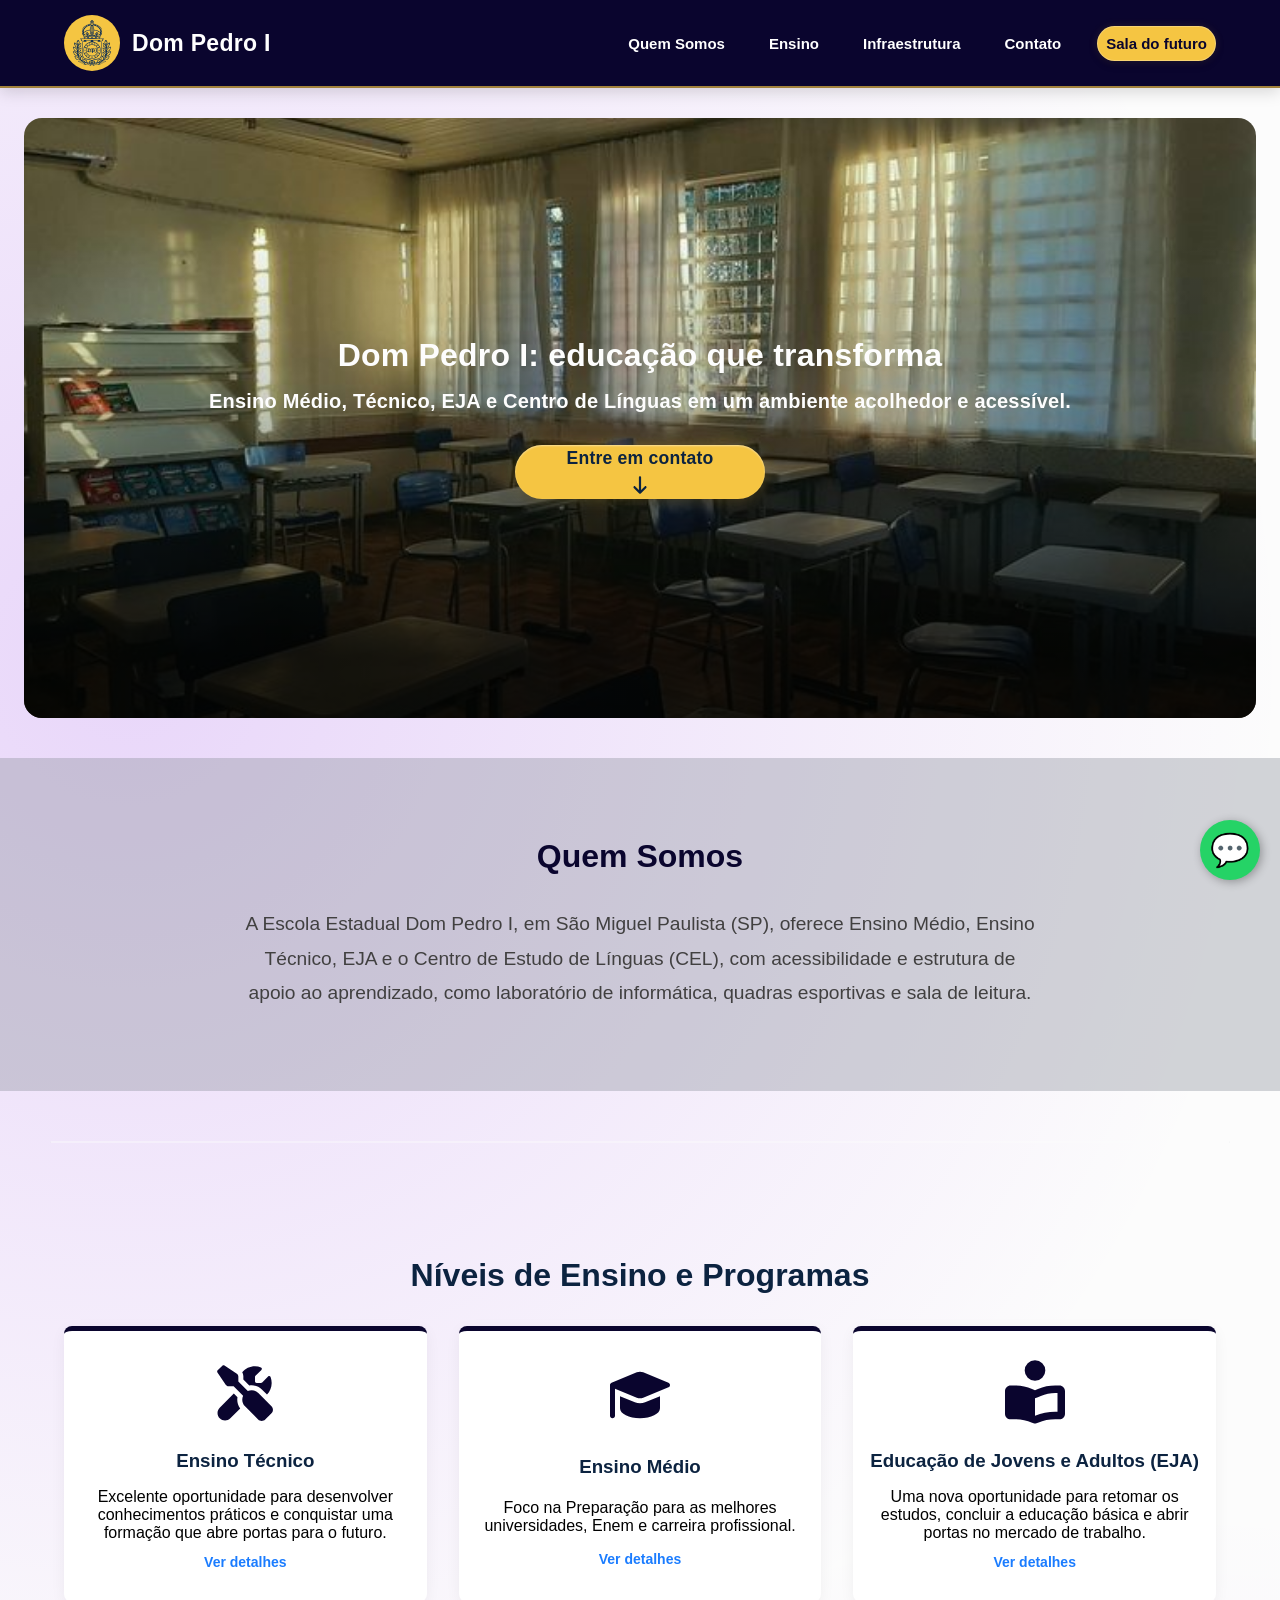
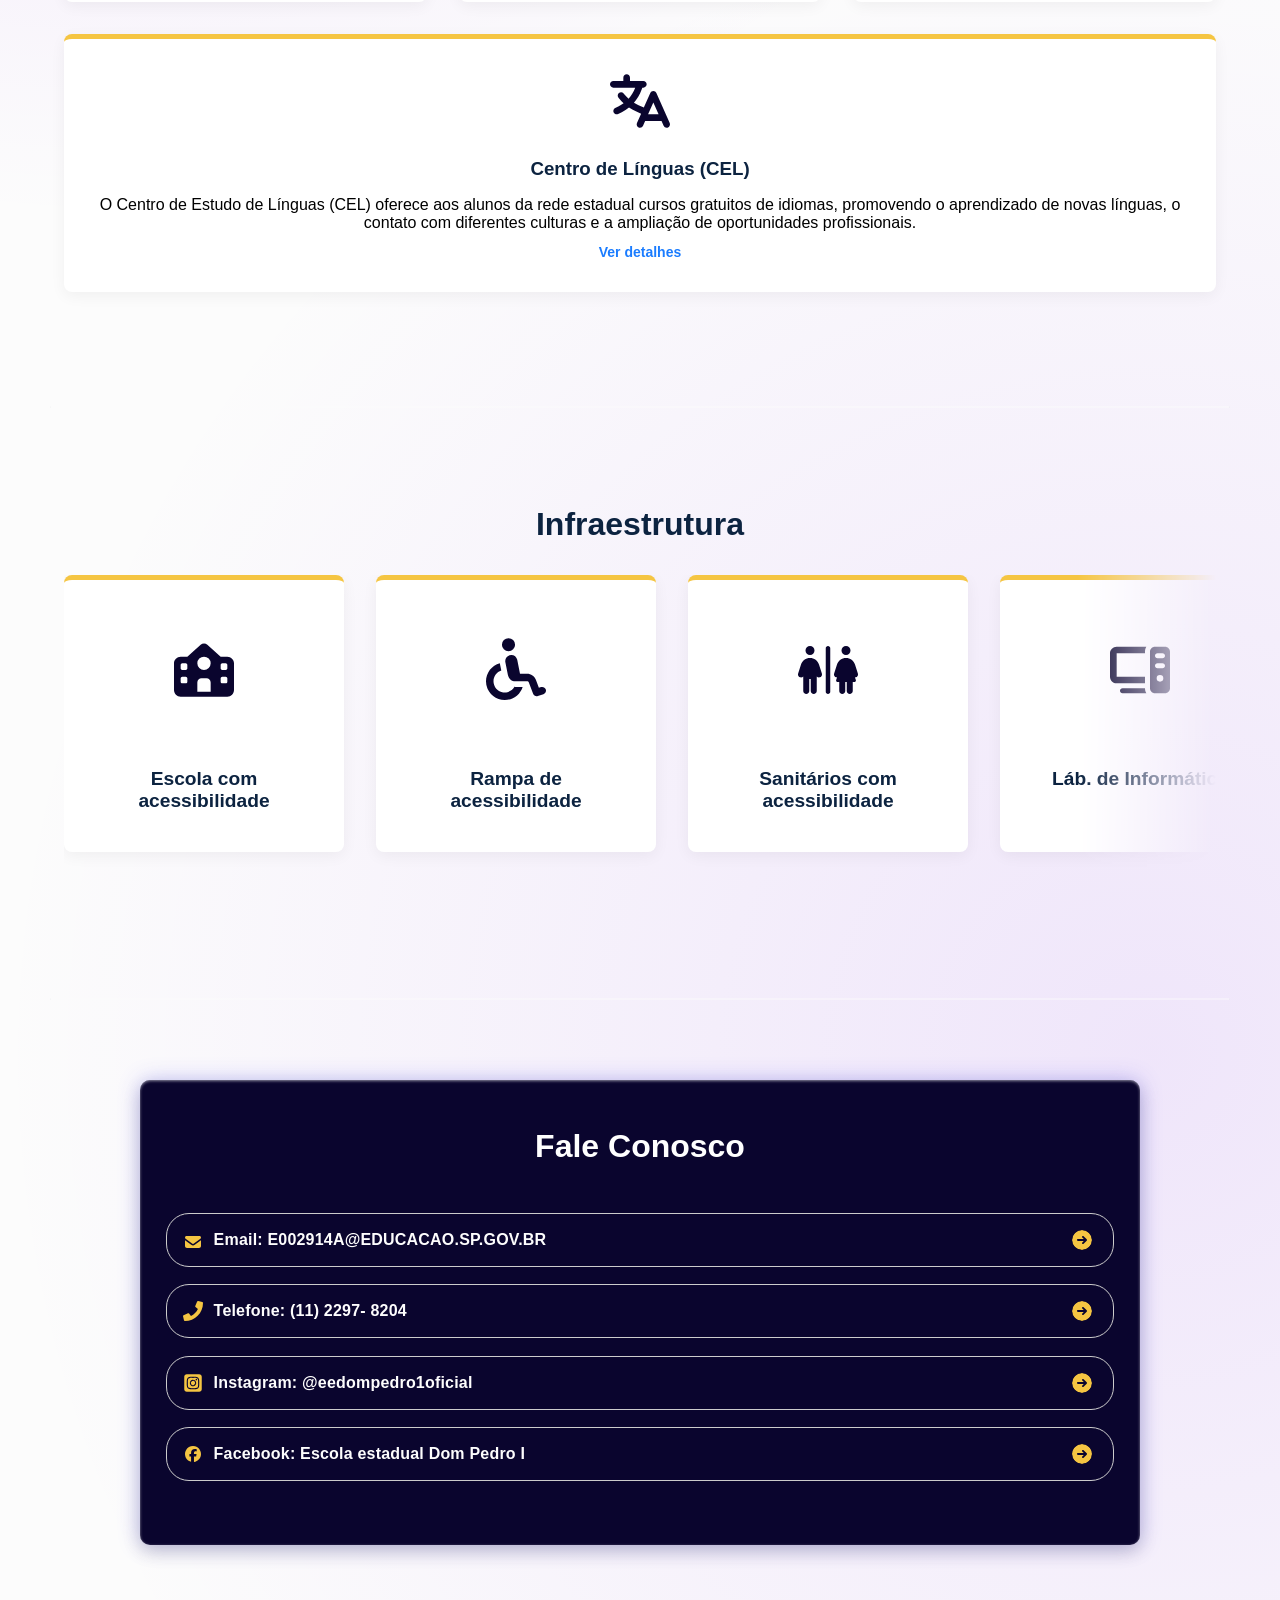
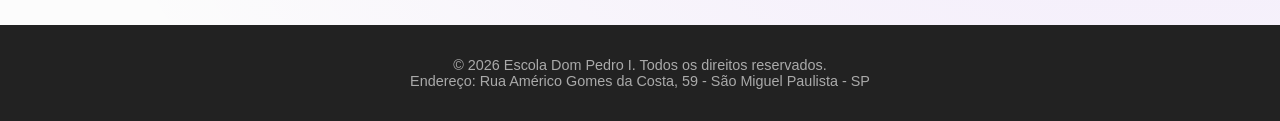
<file: index.html>
<!DOCTYPE html> <!--html 5-->
<html lang="pt-BR"> <!--define para português Brasil-->

<head> <!-- inicia o que vai ficar oculto na página -->
    <meta charset="UTF-8"> <!--configuração para acentuação e cedilha -->
    <meta name="viewport" content="width=device-width, initial-scale=1.0">
    <meta name="color-scheme" content="light">
    <meta name="description" content="
    Escola Estadual Dom Pedro I - Ensino Médio, Ensino Técnico, EJA e Centro de Línguas (CEL) em São Miguel Paulista, São Paulo.">
    <title>Escola: Dom Pedro I</title> <!--Define o título da página -->
    <link rel="stylesheet" href="./css/style.css"> <!--liga ao arquivo CSS -->
    <!-- no <head>, logo abaixo do link do style.css -->
    <link rel="stylesheet" href="./css/modal-ensino.css">
    <link rel="shortcut icon" href="./img/Logodaescola.png" type="image/x-icon">
</head>

<!--CABEÇALHO-->

<body> <!-- tudo que vai ser mostrado na página -->
    <header class="header"> <!-- cabeçalho da página -->
        <div class="logo">

            <img class="img-logo" src="./img/Logodaescola.png" alt="Brasão da Escola Dom Pedro I">


            <p>Dom Pedro I</p>
        </div>
        <nav class="nav">
            <a href="#quem-somos">Quem Somos</a>
            <a href="#niveis">Ensino</a>
            <a href="#infra">Infraestrutura</a>
            <a href="#contato">Contato</a>
            <a href="https://saladofuturo.educacao.sp.gov.br/" target="_blank" rel="noopener noreferrer" class="btn-portal" id="btn-aluno">Sala do
                futuro</a>

        </nav>
    </header>
    <!--BANNER PRINCIPAL-->
    <section class="banner">
        <div class="hero-inner">
            <img src="./img/imgBanner.jpeg"
                alt="Sala de aula da escola com carteiras e estante de livros" fetchpriority="high">
            <div class="banner-content">
                <h1>Dom Pedro I: educação que transforma</h1>
                <p>Ensino Médio, Técnico, EJA e Centro de Línguas em um ambiente acolhedor e acessível.</p>
                <a href="#contato" class="btn-cta">Entre em contato
                    <span>
                        <svg xmlns="http://www.w3.org/2000/svg" viewBox="0 0 640 640"><!--!Font Awesome Free v7.3.1 by @fontawesome - https://fontawesome.com License - https://fontawesome.com/license/free Copyright 2026 Fonticons, Inc.--><path fill="#0c2340" d="M297.4 566.6C309.9 579.1 330.2 579.1 342.7 566.6L502.7 406.6C515.2 394.1 515.2 373.8 502.7 361.3C490.2 348.8 469.9 348.8 457.4 361.3L352 466.7L352 96C352 78.3 337.7 64 320 64C302.3 64 288 78.3 288 96L288 466.7L182.6 361.3C170.1 348.8 149.8 348.8 137.3 361.3C124.8 373.8 124.8 394.1 137.3 406.6L297.3 566.6z"/></svg>
                    </span>
                </a>
            </div>
        </div>
    </section>

    <!--AVISOS: o conteúdo vem do Google Planilhas (veja js/avisos.js).
        Se não houver nenhum aviso ativo, esta faixa fica escondida sozinha.-->
    <section id="avisos" class="avisos" aria-label="Avisos da escola" hidden></section>

    <!--QUEM SOMOS-->
    <section id="quem-somos" class="about-section">
        <h2>Quem Somos</h2>
        <div class="about-content">
            <p>A Escola Estadual Dom Pedro I, em São Miguel Paulista (SP), oferece Ensino Médio, Ensino Técnico, EJA
                e o Centro de Estudo de Línguas (CEL), com acessibilidade e estrutura de apoio ao aprendizado, como
                laboratório de informática, quadras esportivas e sala de leitura.</p>
            <!-- EDITE: acrescente aqui a história, a missão e os valores da escola -->
        </div>
    </section>

    <hr>

    <!--NÍVEIS DE ENSINO-->
    <section id="niveis" class="cards-section">
        <h2>Níveis de Ensino e Programas</h2>
        <div class="cards-container">
            <!-- NOVO: data-modal indica qual janela abrir; role/tabindex permitem usar com o teclado -->
            <div class="card" data-modal="modal-tecnico" role="button" tabindex="0">
                <span class="material-symbols-outlined icon"><svg xmlns="http://www.w3.org/2000/svg"
                        viewBox="0 0 576 512"><!--!Font Awesome Free v7.3.1 by @fontawesome - https://fontawesome.com License - https://fontawesome.com/license/free Copyright 2026 Fonticons, Inc.-->
                        <path
                            d="M70.8-6.7c5.4-5.4 13.8-6.2 20.2-2L209.9 70.5c8.9 5.9 14.2 15.9 14.2 26.6l0 49.6 90.8 90.8c33.3-15 73.9-8.9 101.2 18.5L542.2 382.1c18.7 18.7 18.7 49.1 0 67.9l-60.1 60.1c-18.7 18.7-49.1 18.7-67.9 0L288.1 384c-27.4-27.4-33.5-67.9-18.5-101.2l-90.8-90.8-49.6 0c-10.7 0-20.7-5.3-26.6-14.2L23.4 58.9c-4.2-6.3-3.4-14.8 2-20.2L70.8-6.7zm145 303.5c-6.3 36.9 2.3 75.9 26.2 107.2l-94.9 95c-28.1 28.1-73.7 28.1-101.8 0s-28.1-73.7 0-101.8l135.4-135.5 35.2 35.1zM384.1 0c20.1 0 39.4 3.7 57.1 10.5 10 3.8 11.8 16.5 4.3 24.1L388.8 91.3c-3 3-4.7 7.1-4.7 11.3l0 41.4c0 8.8 7.2 16 16 16l41.4 0c4.2 0 8.3-1.7 11.3-4.7l56.7-56.7c7.6-7.5 20.3-5.7 24.1 4.3 6.8 17.7 10.5 37 10.5 57.1 0 43.2-17.2 82.3-45 111.1l-49.1-49.1c-33.1-33-78.5-45.7-121.1-38.4l-56.8-56.8 0-29.7-.2-5c-.8-12.4-4.4-24.3-10.5-34.9 29.4-35 73.4-57.2 122.7-57.3z" />
                    </svg></span>
                <h3>Ensino Técnico</h3>
                <p>Excelente oportunidade para desenvolver conhecimentos práticos e conquistar uma formação que abre
                    portas para o futuro.</p>
                <span class="ver-mais" data-modal="modal-tecnico">Ver detalhes</span>
            </div>

            <div class="card" data-modal="modal-medio" role="button" tabindex="0">
                <span class="material-symbols-outlined icon"><svg xmlns="http://www.w3.org/2000/svg"
                        viewBox="0 0 576 512"><!--!Font Awesome Free v7.3.1 by @fontawesome - https://fontawesome.com License - https://fontawesome.com/license/free Copyright 2026 Fonticons, Inc.-->
                        <path
                            d="M48 195.8l209.2 86.1c9.8 4 20.2 6.1 30.8 6.1s21-2.1 30.8-6.1l242.4-99.8c9-3.7 14.8-12.4 14.8-22.1s-5.8-18.4-14.8-22.1L318.8 38.1C309 34.1 298.6 32 288 32s-21 2.1-30.8 6.1L14.8 137.9C5.8 141.6 0 150.3 0 160L0 456c0 13.3 10.7 24 24 24s24-10.7 24-24l0-260.2zm48 71.7L96 384c0 53 86 96 192 96s192-43 192-96l0-116.6-142.9 58.9c-15.6 6.4-32.2 9.7-49.1 9.7s-33.5-3.3-49.1-9.7L96 267.4z" />
                    </svg></span>
                <h3>Ensino Médio</h3>
                <p>Foco na Preparação para as melhores universidades, Enem e carreira profissional.</p>
                <span class="ver-mais" data-modal="modal-medio">Ver detalhes</span>
            </div>

            <div class="card" data-modal="modal-eja" role="button" tabindex="0">
                <span class="material-symbols-outlined icon"><svg xmlns="http://www.w3.org/2000/svg"
                        viewBox="0 0 512 512"><!--!Font Awesome Free v7.3.1 by @fontawesome - https://fontawesome.com License - https://fontawesome.com/license/free Copyright 2026 Fonticons, Inc.-->
                        <path
                            d="M256 152a88 88 0 1 0 0-176 88 88 0 1 0 0 176zm0 298.7l0-149.3c16.3-6.8 32.9-13.7 49.7-20.7 39-16.2 80.8-24.6 123.1-24.6l19.2 0 0 160-19.2 0c-59.1 0-117.7 11.7-172.3 34.5l-.5 .2zM256 232l-25.1-10.5C184.1 202 133.9 192 83.2 192L48 192c-26.5 0-48 21.5-48 48L0 432c0 26.5 21.5 48 48 48l35.2 0c50.7 0 100.9 10 147.7 29.5l12.8 5.3c7.9 3.3 16.7 3.3 24.6 0l12.8-5.3c46.8-19.5 97-29.5 147.7-29.5l35.2 0c26.5 0 48-21.5 48-48l0-192c0-26.5-21.5-48-48-48l-35.2 0c-50.7 0-100.9 10-147.7 29.5L256 232z" />
                    </svg></span>
                <h3>Educação de Jovens e Adultos (EJA)</h3>
                <p>Uma nova oportunidade para retomar os estudos, concluir a educação básica e abrir portas no mercado
                    de trabalho.</p>
                <span class="ver-mais" data-modal="modal-eja">Ver detalhes</span>
            </div>

            <div class="card" data-modal="modal-cel" role="button" tabindex="0" style="border-color: var(--amarelo);">
                <span class="material-symbols-outlined icon"><svg xmlns="http://www.w3.org/2000/svg"
                        viewBox="0 0 576 512"><!--!Font Awesome Free v7.3.1 by @fontawesome - https://fontawesome.com License - https://fontawesome.com/license/free Copyright 2026 Fonticons, Inc.-->
                        <path
                            d="M160 0c17.7 0 32 14.3 32 32l0 32 128 0c17.7 0 32 14.3 32 32s-14.3 32-32 32l-9.6 0-8.4 23.1c-16.4 45.2-41.1 86.5-72.2 122 14.2 8.8 29 16.6 44.4 23.5l50.4 22.4 62.2-140c5.1-11.6 16.6-19 29.2-19s24.1 7.4 29.2 19l128 288c7.2 16.2-.1 35.1-16.2 42.2s-35.1-.1-42.2-16.2l-20-45-157.5 0-20 45c-7.2 16.2-26.1 23.4-42.2 16.2s-23.4-26.1-16.2-42.2l39.8-89.5-50.4-22.4c-23-10.2-45-22.4-65.8-36.4-21.3 17.2-44.6 32.2-69.5 44.7L78.3 380.6c-15.8 7.9-35 1.5-42.9-14.3s-1.5-35 14.3-42.9l34.5-17.3c16.3-8.2 31.8-17.7 46.4-28.3-13.8-12.7-26.8-26.4-38.9-40.9L81.6 224.7c-11.3-13.6-9.5-33.8 4.1-45.1s33.8-9.5 45.1 4.1l10.2 12.2c11.5 13.9 24.1 26.8 37.4 38.7 27.5-30.4 49.2-66.1 63.5-105.4l.5-1.2-210.3 0C14.3 128 0 113.7 0 96S14.3 64 32 64l96 0 0-32c0-17.7 14.3-32 32-32zM416 270.8L365.7 384 466.3 384 416 270.8z" />
                    </svg>
                </span>
                <h3>Centro de Línguas (CEL)</h3>
                <p>O Centro de Estudo de Línguas (CEL) oferece aos alunos da rede estadual cursos gratuitos de idiomas,
                    promovendo o aprendizado de novas línguas, o contato com diferentes culturas e a ampliação de
                    oportunidades profissionais.</p>
                <span class="ver-mais" data-modal="modal-cel">Ver detalhes</span>
            </div>

        </div> <!-- CORRIGIDO: faltava fechar a div cards-container -->
    </section>
    <hr>
    <!-- Infraestrutura -->
    <section id="infra" class="section-Infra">
        <h2>Infraestrutura</h2>
        <div class="container-Infra">

            <div class="card-infra">
                <div class="card-img">
                    <svg xmlns="http://www.w3.org/2000/svg"
                        viewBox="0 0 576 512"><!--!Font Awesome Free v7.3.1 by @fontawesome - https://fontawesome.com License - https://fontawesome.com/license/free Copyright 2026 Fonticons, Inc.-->
                        <path
                            d="M0 192c0-35.3 28.7-64 64-64l64 0 127.9-115.1c18.3-16.4 46-16.4 64.2 0L448 128 512 128c35.3 0 64 28.7 64 64l0 256c0 35.3-28.7 64-64 64L64 512c-35.3 0-64-28.7-64-64L0 192zM224 376l0 88 128 0 0-88c0-22.1-17.9-40-40-40l-48 0c-22.1 0-40 17.9-40 40zm-112 8c8.8 0 16-7.2 16-16l0-32c0-8.8-7.2-16-16-16l-32 0c-8.8 0-16 7.2-16 16l0 32c0 8.8 7.2 16 16 16l32 0zm16-144l0-32c0-8.8-7.2-16-16-16l-32 0c-8.8 0-16 7.2-16 16l0 32c0 8.8 7.2 16 16 16l32 0c8.8 0 16-7.2 16-16zM496 384c8.8 0 16-7.2 16-16l0-32c0-8.8-7.2-16-16-16l-32 0c-8.8 0-16 7.2-16 16l0 32c0 8.8 7.2 16 16 16l32 0zm16-144l0-32c0-8.8-7.2-16-16-16l-32 0c-8.8 0-16 7.2-16 16l0 32c0 8.8 7.2 16 16 16l32 0c8.8 0 16-7.2 16-16zM288 256a64 64 0 1 0 0-128 64 64 0 1 0 0 128z" />
                    </svg>
                </div>
                <h3>Escola com acessibilidade </h3>

            </div>

            <div class="card-infra">
                <div class="card-img">
                    <svg xmlns="http://www.w3.org/2000/svg"
                        viewBox="0 0 512 512"><!--!Font Awesome Free v7.3.1 by @fontawesome - https://fontawesome.com License - https://fontawesome.com/license/free Copyright 2026 Fonticons, Inc.-->
                        <path
                            d="M136 40a56 56 0 1 1 112 0 56 56 0 1 1 -112 0zM117.9 197.6l12.6 63c-38.6 12.4-66.5 48.7-66.5 91.4 0 53 43 96 96 96 35.6 0 66.7-19.4 83.3-48.2 2.3 .1 4.6 .2 7 .2l4.1 0c1 0 2.1 0 3.1 0l55.2 0c-20.4 64.9-81 112-152.7 112-88.4 0-160-71.6-160-160 0-73.8 50-135.9 117.9-154.4zm148.6-28.1l23.7 118.5 60.5 0c33.3 0 63.2 20.7 74.9 51.9l25.5 68 18.7-6.2c16.8-5.6 34.9 3.5 40.5 20.2s-3.5 34.9-20.2 40.5l-48 16c-16.3 5.4-34-3-40.1-19.1l-36.3-96.9c-2.3-6.2-8.3-10.4-15-10.4l-86.1 0c-.4 0-.8 0-1.3 0l-13.1 0c-30.5 0-56.8-21.5-62.8-51.4L165.3 189.7c-6.4-31.9 18-61.7 50.6-61.7 24.6 0 45.8 17.4 50.6 41.5z" />
                    </svg>
                </div>
                <h3>Rampa de acessibilidade </h3>

            </div>

            <div class="card-infra">
                <div class="card-img">
                    <svg xmlns="http://www.w3.org/2000/svg"
                        viewBox="0 0 640 512"><!--!Font Awesome Free v7.3.1 by @fontawesome - https://fontawesome.com License - https://fontawesome.com/license/free Copyright 2026 Fonticons, Inc.-->
                        <path
                            d="M80 48a48 48 0 1 1 96 0 48 48 0 1 1 -96 0zm40 304l0 128c0 17.7-14.3 32-32 32s-32-14.3-32-32l0-154.8c-8.1 9.2-21.1 13.2-33.5 9.4-16.9-5.3-26.3-23.2-21-40.1l29.7-95.2C44.4 156.9 83.6 128 128 128s83.6 28.9 96.8 71.2l29.7 95.2c5.3 16.9-4.1 34.8-21 40.1-12.4 3.9-25.4-.2-33.5-9.4L200 480c0 17.7-14.3 32-32 32s-32-14.3-32-32l0-128-16 0zM320 0c13.3 0 24 10.7 24 24l0 464c0 13.3-10.7 24-24 24s-24-10.7-24-24l0-464c0-13.3 10.7-24 24-24zM464 48a48 48 0 1 1 96 0 48 48 0 1 1 -96 0zM440 480l0-96-17.8 0c-10.9 0-18.6-10.7-15.2-21.1l9-26.9c-3.2 0-6.4-.5-9.5-1.5-16.9-5.3-26.3-23.2-21-40.1l29.7-95.2C428.4 156.9 467.6 128 512 128s83.6 28.9 96.8 71.2l29.7 95.2c5.3 16.9-4.1 34.8-21 40.1-3.2 1-6.4 1.5-9.5 1.5l9 26.9c3.5 10.4-4.3 21.1-15.2 21.1l-17.8 0 0 96c0 17.7-14.3 32-32 32s-32-14.3-32-32l0-96-16 0 0 96c0 17.7-14.3 32-32 32s-32-14.3-32-32z" />
                    </svg>
                </div>
                <h3>Sanitários com acessibilidade</h3>

            </div>

            <div class="card-infra">
                <div class="card-img">
                    <svg xmlns="http://www.w3.org/2000/svg"
                        viewBox="0 0 576 512"><!--!Font Awesome Free v7.3.1 by @fontawesome - https://fontawesome.com License - https://fontawesome.com/license/free Copyright 2026 Fonticons, Inc.-->
                        <path
                            d="M348.8 32C340.7 46.1 336 62.5 336 80l0 16-272 0 0 224 272 0 0 64-272 0c-35.3 0-64-28.7-64-64L0 96C0 60.7 28.7 32 64 32l284.8 0zM336 432c0 17.5 4.7 33.9 12.8 48L120 480c-13.3 0-24-10.7-24-24s10.7-24 24-24l216 0zM432 32l96 0c26.5 0 48 21.5 48 48l0 352c0 26.5-21.5 48-48 48l-96 0c-26.5 0-48-21.5-48-48l0-352c0-26.5 21.5-48 48-48zm24 64c-13.3 0-24 10.7-24 24s10.7 24 24 24l48 0c13.3 0 24-10.7 24-24s-10.7-24-24-24l-48 0zm0 96c-13.3 0-24 10.7-24 24s10.7 24 24 24l48 0c13.3 0 24-10.7 24-24s-10.7-24-24-24l-48 0zm56 144a32 32 0 1 0 -64 0 32 32 0 1 0 64 0z" />
                    </svg>
                </div>
                <h3>Láb. de Informática </h3>

            </div>

            <div class="card-infra">
                <div class="card-img">
                    <svg xmlns="http://www.w3.org/2000/svg"
                        viewBox="0 0 512 512"><!--!Font Awesome Free v7.3.1 by @fontawesome - https://fontawesome.com License - https://fontawesome.com/license/free Copyright 2026 Fonticons, Inc.-->
                        <path
                            d="M92.7 58.8l78.4 78.4c18.2-25 28.9-55.9 28.9-89.2 0-14.1-1.9-27.7-5.5-40.6-38 9.4-72.6 27.2-101.8 51.4zM58.8 92.7c-24.2 29.2-42 63.8-51.4 101.8 12.9 3.6 26.5 5.5 40.6 5.5 33.3 0 64.1-10.7 89.2-28.9L58.8 92.7zM256 0c-4.6 0-9.2 .1-13.7 .4 3.7 15.3 5.7 31.2 5.7 47.6 0 46.6-15.9 89.4-42.6 123.4L256 222.1 419.3 58.8C374.9 22.1 318.1 0 256 0zM48 248c-16.4 0-32.4-2-47.6-5.7-.2 4.5-.4 9.1-.4 13.7 0 62.1 22.1 118.9 58.8 163.3L222.1 256 171.4 205.4C137.4 232.1 94.6 248 48 248zm463.6 21.7c.2-4.5 .4-9.1 .4-13.7 0-62.1-22.1-118.9-58.8-163.3L289.9 256 340.6 306.6c34-26.7 76.9-42.6 123.4-42.6 16.4 0 32.4 2 47.6 5.7zm-7.1 47.8c-12.9-3.6-26.5-5.5-40.6-5.5-33.3 0-64.1 10.7-89.2 28.9l78.4 78.4c24.2-29.2 42-63.8 51.4-101.8zM340.9 374.8c-18.2 25-28.9 55.9-28.9 89.2 0 14.1 1.9 27.7 5.5 40.6 38-9.4 72.6-27.2 101.8-51.4l-78.4-78.4zm-34.3-34.3L256 289.9 92.7 453.2c44.3 36.7 101.2 58.8 163.3 58.8 4.6 0 9.2-.1 13.7-.4-3.7-15.3-5.7-31.2-5.7-47.6 0-46.6 15.9-89.4 42.6-123.4z" />
                    </svg>
                </div>
                <h3>Quadras esportivas
                    <strong>Aberta e Coberta</strong>
                </h3>

            </div>
            <div class="card-infra">
                <div class="card-img">
                    <svg xmlns="http://www.w3.org/2000/svg"
                        viewBox="0 0 448 512"><!--!Font Awesome Free v7.3.1 by @fontawesome - https://fontawesome.com License - https://fontawesome.com/license/free Copyright 2026 Fonticons, Inc.-->
                        <path
                            d="M384 512L96 512c-53 0-96-43-96-96L0 96C0 43 43 0 96 0L400 0c26.5 0 48 21.5 48 48l0 288c0 20.9-13.4 38.7-32 45.3l0 66.7c17.7 0 32 14.3 32 32s-14.3 32-32 32l-32 0zM96 384c-17.7 0-32 14.3-32 32s14.3 32 32 32l256 0 0-64-256 0zm32-232c0 13.3 10.7 24 24 24l176 0c13.3 0 24-10.7 24-24s-10.7-24-24-24l-176 0c-13.3 0-24 10.7-24 24zm24 72c-13.3 0-24 10.7-24 24s10.7 24 24 24l176 0c13.3 0 24-10.7 24-24s-10.7-24-24-24l-176 0z" />
                    </svg>
                </div>
                <h3>Sala de Leitura </h3>

            </div>

            <div class="card-infra">
                <div class="card-img">
                    <svg xmlns="http://www.w3.org/2000/svg"
                        viewBox="0 0 576 512"><!--!Font Awesome Free v7.3.1 by @fontawesome - https://fontawesome.com License - https://fontawesome.com/license/free Copyright 2026 Fonticons, Inc.-->
                        <path
                            d="M40 24A56 56 0 1 1 152 24 56 56 0 1 1 40 24zm51.1 88c23.5 0 45.5 11.3 59.1 30.4l48.7 68.2c6 8.4 15.7 13.4 26 13.4l31.1 0c17.7 0 32 14.3 32 32s-14.3 32-32 32l-31.1 0c-31 0-60.1-15-78.1-40.2l-2.8-3.9 0 80.1 41.6 31.2C209.8 373.3 224 401.8 224 432l0 80c0 17.7-14.3 32-32 32s-32-14.3-32-32l0-80c0-10.1-4.7-19.6-12.8-25.6L70.4 348.8C46.2 330.7 32 302.2 32 272l0-100.9C32 138.5 58.5 112 91.1 112zM32 512l0-132.7c3.1 2.7 6.3 5.4 9.6 7.9L96 428 96 512c0 17.7-14.3 32-32 32s-32-14.3-32-32zm544-88l0 96c0 13.3-10.7 24-24 24s-24-10.7-24-24l0-72-168 0c-7.1 0-13.8-3.1-18.4-8.6s-6.5-12.6-5.3-19.6l30.7-176.7-63.1-137.6 0 72c-5.2-1-10.5-1.6-16-1.6l-32 0 0-120c0-30.9 25.1-56 56-56L520 0c30.9 0 56 25.1 56 56l0 368zM288 336c5.5 0 10.8-.6 16-1.6L304 520c0 13.3-10.7 24-24 24s-24-10.7-24-24l0-184 32 0z" />
                    </svg>
                </div>
                <h3>Auditório </h3>

            </div>

            <div class="card-infra">
                <div class="card-img">
                    <svg xmlns="http://www.w3.org/2000/svg"
                        viewBox="0 0 512 512"><!--!Font Awesome Free v7.3.1 by @fontawesome - https://fontawesome.com License - https://fontawesome.com/license/free Copyright 2026 Fonticons, Inc.-->
                        <path
                            d="M63.9 14.4C63.1 6.2 56.2 0 48 0s-15.1 6.2-16 14.3L17.9 149.7c-1.3 6-1.9 12.1-1.9 18.2 0 45.9 35.1 83.6 80 87.7L96 480c0 17.7 14.3 32 32 32s32-14.3 32-32l0-224.4c44.9-4.1 80-41.8 80-87.7 0-6.1-.6-12.2-1.9-18.2L223.9 14.3C223.1 6.2 216.2 0 208 0s-15.1 6.2-15.9 14.4L178.5 149.9c-.6 5.7-5.4 10.1-11.1 10.1-5.8 0-10.6-4.4-11.2-10.2L143.9 14.6C143.2 6.3 136.3 0 128 0s-15.2 6.3-15.9 14.6L99.8 149.8c-.5 5.8-5.4 10.2-11.2 10.2-5.8 0-10.6-4.4-11.1-10.1L63.9 14.4zM448 0C432 0 320 32 320 176l0 112c0 35.3 28.7 64 64 64l32 0 0 128c0 17.7 14.3 32 32 32s32-14.3 32-32l0-448c0-17.7-14.3-32-32-32z" />
                    </svg>
                </div>
                <h3>Refeitório e Cantina </h3>

            </div>
        </div>
    </section>

    <hr>

    <!-- CONTATO-->
    <section id="contato" class="contact-section">
        <h2>Fale Conosco</h2>

        <div class="contact-form">
            <p class="info-contact">

                <span class="contact-text">
                    <svg fill="var(--amarelo)" xmlns="http://www.w3.org/2000/svg" viewBox="0 0 640 512">
                        <!--!Font Awesome Free v7.3.1 by @fontawesome - https://fontawesome.com License - https://fontawesome.com/license/free Copyright 2026 Fonticons, Inc.-->
                        <path
                            d="M112 128C85.5 128 64 149.5 64 176C64 191.1 71.1 205.3 83.2 214.4L291.2 370.4C308.3 383.2 331.7 383.2 348.8 370.4L556.8 214.4C568.9 205.3 576 191.1 576 176C576 149.5 554.5 128 528 128L112 128zM64 260L64 448C64 483.3 92.7 512 128 512L512 512C547.3 512 576 483.3 576 448L576 260L377.6 408.8C343.5 434.4 296.5 434.4 262.4 408.8L64 260z" />
                    </svg> Email: E002914A@EDUCACAO.SP.GOV.BR
                </span>

                <a href="mailto:E002914A@EDUCACAO.SP.GOV.BR">
                    <span class="arrow-right">
                        <svg fill="var(--amarelo)" xmlns="http://www.w3.org/2000/svg"
                            viewBox="0 0 512 512"><!--!Font Awesome Free v7.3.1 by @fontawesome - https://fontawesome.com License - https://fontawesome.com/license/free Copyright 2026 Fonticons, Inc.-->
                            <path
                                d="M256 512a256 256 0 1 0 0-512 256 256 0 1 0 0 512zm41-159c-9.4 9.4-24.6 9.4-33.9 0s-9.4-24.6 0-33.9l39-39-150.1 0c-13.3 0-24-10.7-24-24s10.7-24 24-24l150.1 0-39-39c-9.4-9.4-9.4-24.6 0-33.9s24.6-9.4 33.9 0l80 80c9.4 9.4 9.4 24.6 0 33.9l-80 80z" />
                        </svg>

                    </span>
                </a>
            </p>

            <p class="info-contact">
                <span class="contact-text">
                    <svg fill="var(--amarelo)" aria-hidden="true" focusable="false" class="icon"
                        xmlns="http://www.w3.org/2000/svg" viewBox="0 0 512 512" width="1em" height="1em">
                        <!-- Font Awesome Free 5.15.1 by @fontawesome - https://fontawesome.com License - https://fontawesome.com/license/free (Icons: CC BY 4.0, Fonts: SIL OFL 1.1, Code: MIT License) -->
                        <path
                            d="M493.4 24.6l-104-24c-11.3-2.6-22.9 3.3-27.5 13.9l-48 112c-4.2 9.8-1.4 21.3 6.9 28l60.6 49.6c-36 76.7-98.9 140.5-177.2 177.2l-49.6-60.6c-6.8-8.3-18.2-11.1-28-6.9l-112 48C3.9 366.5-2 378.1.6 389.4l24 104C27.1 504.2 36.7 512 48 512c256.1 0 464-207.5 464-464 0-11.2-7.7-20.9-18.6-23.4z" />
                    </svg> Telefone: (11) 2297- 8204
                </span>
                <a href="tel:+551122978204">
                    <span class="arrow-right">
                        <svg fill="var(--amarelo)" xmlns="http://www.w3.org/2000/svg"
                            viewBox="0 0 512 512"><!--!Font Awesome Free v7.3.1 by @fontawesome - https://fontawesome.com License - https://fontawesome.com/license/free Copyright 2026 Fonticons, Inc.-->
                            <path
                                d="M256 512a256 256 0 1 0 0-512 256 256 0 1 0 0 512zm41-159c-9.4 9.4-24.6 9.4-33.9 0s-9.4-24.6 0-33.9l39-39-150.1 0c-13.3 0-24-10.7-24-24s10.7-24 24-24l150.1 0-39-39c-9.4-9.4-9.4-24.6 0-33.9s24.6-9.4 33.9 0l80 80c9.4 9.4 9.4 24.6 0 33.9l-80 80z" />
                        </svg>

                    </span>
                </a>

            </p>

            <p class="info-contact">
                <span class="contact-text">
                    <svg fill="var(--amarelo)" xmlns="http://www.w3.org/2000/svg"
                        viewBox="0 0 448 512"><!--!Font Awesome Free v7.3.1 by @fontawesome - https://fontawesome.com License - https://fontawesome.com/license/free Copyright 2026 Fonticons, Inc.-->
                        <path
                            d="M194.4 211.7a53.3 53.3 0 1 0 59.2 88.6 53.3 53.3 0 1 0 -59.2-88.6zm142.3-68.4c-5.2-5.2-11.5-9.3-18.4-12-18.1-7.1-57.6-6.8-83.1-6.5-4.1 0-7.9 .1-11.2 .1s-7.2 0-11.4-.1c-25.5-.3-64.8-.7-82.9 6.5-6.9 2.7-13.1 6.8-18.4 12s-9.3 11.5-12 18.4c-7.1 18.1-6.7 57.7-6.5 83.2 0 4.1 .1 7.9 .1 11.1s0 7-.1 11.1c-.2 25.5-.6 65.1 6.5 83.2 2.7 6.9 6.8 13.1 12 18.4s11.5 9.3 18.4 12c18.1 7.1 57.6 6.8 83.1 6.5 4.1 0 7.9-.1 11.2-.1s7.2 0 11.4 .1c25.5 .3 64.8 .7 82.9-6.5 6.9-2.7 13.1-6.8 18.4-12s9.3-11.5 12-18.4c7.2-18 6.8-57.4 6.5-83 0-4.2-.1-8.1-.1-11.4s0-7.1 .1-11.4c.3-25.5 .7-64.9-6.5-83-2.7-6.9-6.8-13.1-12-18.4l0 .2zm-67.1 44.5c18.1 12.1 30.6 30.9 34.9 52.2s-.2 43.5-12.3 61.6c-6 9-13.7 16.6-22.6 22.6s-19 10.1-29.6 12.2c-21.3 4.2-43.5-.2-61.6-12.3s-30.6-30.9-34.9-52.2 .2-43.5 12.2-61.6 30.9-30.6 52.2-34.9 43.5 .2 61.6 12.2l.1 0zm29.2-1.3c-3.1-2.1-5.6-5.1-7.1-8.6s-1.8-7.3-1.1-11.1 2.6-7.1 5.2-9.8 6.1-4.5 9.8-5.2 7.6-.4 11.1 1.1 6.5 3.9 8.6 7 3.2 6.8 3.2 10.6c0 2.5-.5 5-1.4 7.3s-2.4 4.4-4.1 6.2-3.9 3.2-6.2 4.2-4.8 1.5-7.3 1.5c-3.8 0-7.5-1.1-10.6-3.2l-.1 0zM448 96c0-35.3-28.7-64-64-64L64 32C28.7 32 0 60.7 0 96L0 416c0 35.3 28.7 64 64 64l320 0c35.3 0 64-28.7 64-64l0-320zM357 389c-18.7 18.7-41.4 24.6-67 25.9-26.4 1.5-105.6 1.5-132 0-25.6-1.3-48.3-7.2-67-25.9s-24.6-41.4-25.8-67c-1.5-26.4-1.5-105.6 0-132 1.3-25.6 7.1-48.3 25.8-67s41.5-24.6 67-25.8c26.4-1.5 105.6-1.5 132 0 25.6 1.3 48.3 7.1 67 25.8s24.6 41.4 25.8 67c1.5 26.3 1.5 105.4 0 131.9-1.3 25.6-7.1 48.3-25.8 67l0 .1z" />
                    </svg>
                    Instagram: @eedompedro1oficial
                </span>

                <span class="arrow-right">
                    <a href="https://www.instagram.com/eedompedro1oficial/" target="_blank" rel="noopener noreferrer">
                        <svg fill="var(--amarelo)" xmlns="http://www.w3.org/2000/svg"
                            viewBox="0 0 512 512"><!--!Font Awesome Free v7.3.1 by @fontawesome - https://fontawesome.com License - https://fontawesome.com/license/free Copyright 2026 Fonticons, Inc.-->
                            <path
                                d="M256 512a256 256 0 1 0 0-512 256 256 0 1 0 0 512zm41-159c-9.4 9.4-24.6 9.4-33.9 0s-9.4-24.6 0-33.9l39-39-150.1 0c-13.3 0-24-10.7-24-24s10.7-24 24-24l150.1 0-39-39c-9.4-9.4-9.4-24.6 0-33.9s24.6-9.4 33.9 0l80 80c9.4 9.4 9.4 24.6 0 33.9l-80 80z" />
                        </svg>
                    </a>

                </span>

            </p>


            <p class="info-contact">
                <span class="contact-text">
                    <svg fill="var(--amarelo)" xmlns="http://www.w3.org/2000/svg"
                        viewBox="0 0 640 640"><!--!Font Awesome Free v7.3.1 by @fontawesome - https://fontawesome.com License - https://fontawesome.com/license/free Copyright 2026 Fonticons, Inc.-->
                        <path
                            d="M576 320C576 178.6 461.4 64 320 64C178.6 64 64 178.6 64 320C64 440 146.7 540.8 258.2 568.5L258.2 398.2L205.4 398.2L205.4 320L258.2 320L258.2 286.3C258.2 199.2 297.6 158.8 383.2 158.8C399.4 158.8 427.4 162 438.9 165.2L438.9 236C432.9 235.4 422.4 235 409.3 235C367.3 235 351.1 250.9 351.1 292.2L351.1 320L434.7 320L420.3 398.2L351 398.2L351 574.1C477.8 558.8 576 450.9 576 320z" />
                    </svg>
                    Facebook: Escola estadual Dom Pedro I   
                </span>

                <span class="arrow-right">
                    <a href="https://www.facebook.com/dompedrovirtual?mibextid=ZbWKwL&utm_source=ig&utm_medium=social&utm_content=link_in_bio" target="_blank" rel="noopener noreferrer">
                        <svg fill="var(--amarelo)" xmlns="http://www.w3.org/2000/svg"
                            viewBox="0 0 512 512"><!--!Font Awesome Free v7.3.1 by @fontawesome - https://fontawesome.com License - https://fontawesome.com/license/free Copyright 2026 Fonticons, Inc.-->
                            <path
                                d="M256 512a256 256 0 1 0 0-512 256 256 0 1 0 0 512zm41-159c-9.4 9.4-24.6 9.4-33.9 0s-9.4-24.6 0-33.9l39-39-150.1 0c-13.3 0-24-10.7-24-24s10.7-24 24-24l150.1 0-39-39c-9.4-9.4-9.4-24.6 0-33.9s24.6-9.4 33.9 0l80 80c9.4 9.4 9.4 24.6 0 33.9l-80 80z" />
                        </svg>
                    </a>

                </span>

            </p>

        </div>
    </section>

    <!--RODAPÉ-->
    <footer class="footer">
        <p>&copy; 2026 Escola Dom Pedro I. Todos os direitos reservados. </p>
        <p>Endereço: Rua Américo Gomes da Costa, 59 - São Miguel Paulista - SP</p>

    </footer>

    <!--BOTÃO FLUTUANTE WHATSAPP-->
    <!-- EDITE: troque pelo número real do WhatsApp da escola, no formato https://wa.me/55DDDNUMERO -->
    <a href="https://wa.me" class="btn-whatsapp" target="_blank" rel="noopener noreferrer" aria-label="Fale Conosco no Whatsapp">
        💬
    </a>
    <div id="modais-container"></div>


    <script src="./js/modal-ensino.js"></script>
    <!-- avisos da faixa abaixo do banner (Google Planilhas) -->
    <script src="./js/avisos.js"></script>
</body>

</html>
</file>
<file: css/style.css>
:root {

     color-scheme: only light;
    /* Cores principais */
    --azul-marinho: #0a052e;
    --azul-claro: #0b1352;

    /* Cores de destaque */
    --amarelo: #F5C542;

    /* Cores neutras */
    --branco: #FFFFFF;
    --cinza-claro: #F3F5F7;

    /* Cores de interação */
    --botao-hover: #D9A91E;
    --borda: #DCE2E8;
}

* {
    /* Todos os elemento*/
    margin: 0;
    /* Espaço fora*/
    box-sizing: border-box;
    /*Faz largura e altura incluírem o padding e a border*/
    font-family: 'Segoe UI', Tahoma, Geneva, Verdana, sans-serif;
    /*Tipo da letra*/
    scroll-behavior: smooth;
}

html {
    scrollbar-width:thin;
    scrollbar-color: var(--azul-marinho) transparent;
}
body {
    background-color: #fcfcfc;
    color: #fdfdfd;
    background-image:
        radial-gradient(circle at 10% 20%, rgba(128, 12, 237, 0.156) 0%, transparent 40%),
        radial-gradient(circle at 90% 80%, rgba(116, 13, 234, 0.095) 0%, transparent 40%);
    
}

h2 {
    text-align: center;
    font-size: 2rem;
    margin-bottom: 2rem;
    color: #0c2340;
}

.header {
    display: flex;
    align-items: center;
    justify-content: space-between;

    width: 100%;
    padding: 15px 5%;

    background-color: var(--azul-marinho);

    border-bottom: 2px solid rgba(245, 197, 66, 0.65);

    box-shadow: 0 4px 15px rgba(0, 0, 0, 0.15);

    position: relative;
    z-index: 100;
}


/* ===== LOGO E NOME DA ESCOLA ===== */

.logo {
    display: flex;
    align-items: center;
    gap: 12px;
}

.img-logo {
    width: 56px;
    height: 56px;
    object-fit: contain;
    transition: transform 0.3s ease;
    background-color: var(--amarelo);
    border-radius: 40px;
    padding: 5px;
}

.img-logo:hover {
    transform: scale(1.06);
}

.logo p {
    margin: 0;

    color: var(--branco);

    font-size: 23px;
    font-weight: 750;
    letter-spacing: 0.3px;
}


/* ===== NAVEGAÇÃO ===== */

.nav {
    display: flex;
    align-items: center;
    gap: 28px;
}

.nav a {
    position: relative;

    color: var(--branco);
    text-decoration: none;

    font-size: 15px;
    font-weight: 600;

    transition: color 0.3s ease;
}


/* Sublinhado animado */

.nav a:not(.btn-portal)::after {
    content: "";

    position: absolute;
    bottom: -7px;
    left: 0;

    width: 0;
    height: 2px;

    background-color: var(--amarelo);

    transition: width 0.3s ease;
}

.nav a:not(.btn-portal):hover {
    color: var(--amarelo);
}

.nav a:not(.btn-portal):hover::after {
    width: 100%;
}


/* ===== BOTÃO Sala do Futuro ===== */

.btn-portal {
    display: inline-flex;
    align-items: center;
    justify-content: center;

    padding: 12px 23px;

    background-color: var(--amarelo);
    color: var(--azul-marinho) !important;

    border: 1px solid rgba(255, 255, 255, 0.25);
    border-radius: 30px;

    font-weight: 700 !important;

    box-shadow:
        0 3px 10px rgba(0, 0, 0, 0.15),
        0 0 10px rgba(245, 197, 66, 0.12);

    transition: ease all 0.2s;

}

.btn-portal:hover {
    background-color: #FFD65C;

    transform: scale(1.02);

    box-shadow:
        0 5px 15px rgba(0, 0, 0, 0.18),
        0 0 16px rgba(245, 197, 66, 0.3);
}


/* BANNER PRINCIPAL */
.banner {
    max-width: 1500px;
    margin: 30px auto 40px;
    padding: 0 24px;
    flex: 1;
}

.hero-inner {
    position: relative;
    border-radius: 18px;
    overflow: hidden;
    min-height: 600px;
    display: flex;
    align-items: center;
    justify-content: center;
}

.hero-inner img {
    position: absolute;
    inset: 0;
    width: 100%;
    height: 100%;
    object-fit: cover;
    z-index: 0;
}

.hero-inner::after {
    content: "";
    position: absolute;
    inset: 0;
    background: linear-gradient(to top, rgba(0, 0, 0, 0.812) 10%, rgba(0, 0, 0, 0.15) 55%, rgba(0, 0, 0, 0) 80%);
    z-index: 1;
}

.banner-content {
    position: relative;
    z-index: 2;
    padding: 0 1rem;
    text-align: center;
    display: flex;
    flex-direction: column;
    justify-content: center;
    align-items: center;

}

.banner-content h1 {
    font-size: 3rem;
    margin-bottom: 1rem;
    letter-spacing: 0.2px;

}

.banner-content p {
    font-size: 20px;
    font-weight: 700;
    letter-spacing: 0.2px;
    margin-bottom: 2rem;

}

.btn-cta {
    display: flex;
    flex-direction: column;
    justify-content: center;
    align-items: center;
    background-color: #F5C542;
    color: #0c2340;
    width: 250px;
    padding: 0.2rem;
    text-decoration: none;
    font-weight: bold;
    font-size: 1.1rem;
    font-weight: 700;
    letter-spacing: 0.2px;
    border-radius: 40px;
    box-shadow:
        0 4px 10px rgba(0, 0, 0, 0.18),
        0 0 15px rgba(245, 197, 66, 0.30),
        inset 0 1px 2px rgba(255, 255, 255, 0.45);
    transition: background 0.3s, ease transform 0.4s;
}


.btn-cta:hover {
    box-shadow:
        0 7px 18px rgba(0, 0, 0, 0.22),
        0 0 22px rgba(245, 197, 66, 0.45),
        inset 0 1px 3px rgba(255, 255, 255, 0.55);

    transform: translateY(2px) scale(1.02);
}

.btn-cta span {
    display: flex;
    align-items: center;
    justify-content: center;
    margin-top: 5px;
}

.btn-cta svg {
    width: 22px;
    height: 22px;
    display: block;
    fill: #0c2340;
    flex-shrink: 0;
}

hr {
    background-color: #617077;
    border: solid 0.5px;
    opacity: 40%;
    border-radius: 5px;
    margin: 50px;
}

/* SEÇÃO DE CARDS (ENSIN0) */
.cards-section {
    padding: 4rem 5%;
}

.cards-container {
    display: flex;
    justify-content: space-between;
    gap: 2rem;
    flex-wrap: wrap;
}

.card {
    background: white;
    flex: 1;
    min-width: 280px;
    padding: 2rem 1rem;
    border-radius: 8px;
    text-align: center;
    box-shadow: 0 4px 15px rgba(0, 0, 0, 0.05);
    border-top: 5px solid var(--azul-marinho);
    color: #000000;
    display: flex; 
    flex-direction: column;
    justify-content: space-around;
}

.card svg {
    width: 60px;            
    height: 60px;           
    max-width: 100%;
    overflow: visible;
    fill: var(--azul-marinho);
    flex-shrink: 0;
}
.card .icon {
    font-size: 3rem;
    color: #007bff;
    margin-bottom: 1rem;
}

.card h3 {
    margin-bottom: 1rem;
    color: #0c2340;
}

/*Infraestrutura*/
.section-Infra {
    padding: 3rem 5%;
}

.container-Infra {
    display: flex;
    justify-content: space-between;
    gap: 2rem;
    flex-wrap: nowrap;
    scroll-snap-type: x mandatory;
    overflow-x: auto;
    padding-bottom: 3rem;
    scrollbar-width:thin;
    -webkit-mask-image: linear-gradient(to right, #000 0%, #000 88%, transparent 100%);
    mask-image: linear-gradient(to right, #000 0%, #000 88%, transparent 100%);

}

.container-Infra ::-webkit-scrollbar {
    width: 10px;
}

/* Fundo da barra */
.container-Infra ::-webkit-scrollbar-track {
    background: #f1f1f1;
}

/* Parte que se movimenta */
.container-Infra ::-webkit-scrollbar-thumb {
    background: var(--azul-marinho);
    border-radius: 10px;
    border: 2px solid #f1f1f1;
}


.card-infra{
    background: white;
    flex: 1;
    min-width: 280px;
    padding: 2.5rem 2rem;
    border-radius: 8px;
    text-align: center;
    box-shadow: 0 4px 15px rgba(0, 0, 0, 0.05);
    border-top: 5px solid #F5C542;
    color: #000000;
    display: flex;
    align-items: center;
    justify-content: flex-start;
    flex-direction: column;

}
.card-img {
    height: 100px;
    width: 100%;
    display: flex;
    align-items: center;
    justify-content: center;
    margin-bottom: 2rem;
    flex-shrink: 0;
}

.card-img svg {
    width: 60px;            
    height: 60px;           
    max-width: 100%;
    overflow: visible;
    fill: var(--azul-marinho);
    flex-shrink: 0;
}

.card-infra h3 {
    margin-top: 1rem;
    color: #0c2340;
    font-size: 1.2rem;
    text-align: center;
}

/*QUEM SOMOS*/
.about-section {
    background-color: #888f985f;
    color: rgb(65, 64, 64);
    padding: 5rem 5%;
    text-align: center;
}

.about-section h2 {
    color: var(--azul-marinho);
}

.about-content {
    max-width: 800px;
    margin: 0 auto;
    font-size: 1.2rem;
    line-height: 1.8;
}

/*FORMULÁRIO DE CONTATO*/
.contact-section {
    background-color: #0a052e;
    padding: 3rem 2%;
    max-width: 1000px;
    margin: 5rem auto;
    border-radius: 10px;
    box-shadow:
        0 7px 18px rgba(0, 0, 0, 0.162),
        0 0 22px rgba(69, 66, 245, 0.275),
        inset 0 1px 3px rgba(255, 255, 255, 0.55);
}

.contact-section h2 {
    color: white;
    margin-bottom: 3rem;
}
.contact-form {
    display: flex;
    flex-direction: column;
    gap: 0.1rem;
}    

.contact-form .info-contact {
    padding: 1rem;
    border: 1px solid #ccc;
    border-radius: 23px;
    font-weight:bold;
    font-size: 1rem;
    margin-bottom: 1rem;
    letter-spacing: 0.2px;

    display: flex;
    align-items: center;
    justify-content: space-between;

    width: 100%;
    box-sizing: border-box;
    transition: box-shadow 0.3s ease;
}
.info-contact:hover{
    cursor: pointer;
    box-shadow:
        0 7px 18px rgba(0, 0, 0, 0.22),
        0 0 20px rgba(245, 197, 66, 0.249),
        inset 0 1px 3px rgba(255, 255, 255, 0.55);
}

.info-contact svg{

    width: 20px;
    height: 20px;
    flex-shrink: 0;
    vertical-align: middle;
    margin-right: 5px;

} 

.contact-text {
    display: flex;
    align-items: center;
    gap: 6px;
}

.contact-text a {
  color: #e1e4e8;
  text-decoration: underline;
}

.arrow-right {
    display: flex;
    align-items: end;
    justify-content: center;
    flex-shrink: 0;
    
}


.arrow-right svg {
    width: 20px;
    height: 20px; 
    transition: transform 0.4s ease;
    border-radius: 50%;
}

.arrow-right svg:hover {
  transform: translatex(4px) scale(1.02);
    box-shadow:
        0 7px 18px rgba(0, 0, 0, 0.22),
        0 0 22px rgba(245, 197, 66, 0.45),
        inset 0 1px 3px rgba(255, 255, 255, 0.55);

}


/*RODAPÉ*/
.footer {
    background-color: #222;
    /* Define a cor de fundo do elemento */
    color: #aaa;
    /* Define a cor do texto */
    text-align: center;
    /* Centraliza o texto */
    padding: 2rem;
    /* Adiciona um espaço interno */
    font-size: 0.9rem;
    /* Define o tamanho da fonte */
}


/*WHATSAPP FLUTUANTE*/
.btn-whatsapp {
    position: fixed;
    bottom: 20px;
    right: 20px;
    background-color: #25d366;
    /*Define a cor de fundo*/
    color: white;
    /* Define a cor do texto */
    width: 60px;
    /*Largura*/
    height: 60px;
    /*Altura*/
    border-radius: 50%;
    display: flex;
    justify-content: center;
    align-items: center;
    font-size: 2rem;
    text-decoration: none;
    box-shadow: 2px 2px 10px rgba(0, 0, 0, 0.3);
    z-index: 1000;
}

/*RESPONSIVIDADE (TELAS MENORES) */
@media (max-width: 768px) {
    .header {
        flex-direction: column;
        gap: 1rem;
    }

    .nav {
        display: flex;
        flex-wrap: wrap;
        justify-content: center;
        gap: 0.5rem;
    }
}

.nav a {
    margin-left: 0;
    padding: 0.5rem;
}

.banner-content h1 {
    font-size: 2rem;
}

/* ===== AVISOS (faixa em destaque abaixo do banner) ===== */
.avisos {
    max-width: 1500px;
    margin: 0 auto 40px;
    padding: 0 24px;
    display: grid;
    grid-template-columns: repeat(auto-fit, minmax(280px, 1fr));
    gap: 1rem;
}

/* sem isso o display:grid acima ignoraria o atributo hidden */
.avisos[hidden] {
    display: none;
}

.aviso {
    background-color: var(--azul-marinho);
    color: var(--branco);
    border-left: 6px solid var(--amarelo);
    border-radius: 12px;
    padding: 1.25rem 1.5rem;
    box-shadow: 0 4px 15px rgba(0, 0, 0, 0.15);
    display: flex;
    flex-direction: column;
    gap: 0.5rem;
    animation: aviso-entra 0.5s ease-out;
}

.aviso h3 {
    font-size: 1.25rem;
    color: var(--branco);
}

.aviso p {
    font-size: 1rem;
    line-height: 1.5;
    color: rgba(255, 255, 255, 0.88);
}

.aviso-link {
    align-self: flex-start;
    margin-top: auto;
    padding: 0.5rem 1.1rem;
    background-color: var(--amarelo);
    color: var(--azul-marinho);
    font-weight: 700;
    font-size: 0.95rem;
    text-decoration: none;
    border-radius: 30px;
    transition: background-color 0.2s ease, transform 0.2s ease;
}

.aviso-link:hover {
    background-color: #FFD65C;
    transform: translateY(-1px);
}

.aviso-link:focus-visible {
    outline: 3px solid var(--branco);
    outline-offset: 2px;
}

@keyframes aviso-entra {
    from {
        opacity: 0;
        transform: translateY(8px);
    }

    to {
        opacity: 1;
        transform: none;
    }
}

@media (prefers-reduced-motion: reduce) {
    .aviso {
        animation: none;
    }
}
</file>
<file: css/modal-ensino.css>
/* ===== ADICIONE NO FINAL DO SEU css/style.css ===== */

/* Cards clicáveis */
.card[data-modal] {
  cursor: pointer;
  transition: ease 0.5s;
}

.card[data-modal]:focus-visible {
  outline: 3px solid #1a7cff;
  outline-offset: 3px;
}

.card[data-modal]:hover {
  transform: translateY(-2px);
  box-shadow: 0 20px 60px rgba(0, 0, 0, .3);


}

.card .ver-mais {
  display: inline-block;
  margin-top: 12px;
  color: #1a7cff;
  font-weight: 600;
  font-size: 14px;
}

/* Janela dos tipos de ensino (nomes próprios para não conflitar com o modal da Área do Aluno) */
dialog.modal-ensino {
  border: 0;
  border-radius: 14px;
  padding: 0;
  width: min(560px, 92vw);
  max-height: 88vh;
  overflow: auto;
  box-shadow: 0 20px 60px rgba(0, 0, 0, .3);
  margin: auto;
  inset: 0;
}

dialog.modal-ensino::backdrop {
  background: rgba(13, 35, 64, .6);
}

dialog.modal-ensino[open] {
  animation: me-abre .22s ease-out;
}

@keyframes me-abre {
  from {
    opacity: 0;
    transform: translateY(14px) scale(.98);
  }

  to {
    opacity: 1;
    transform: none;
  }
}

.me-topo {
  border-top: 5px solid var(--azul-marinho);
  padding: 26px 28px 8px;
  display: flex;
  justify-content: space-between;
  align-items: flex-start;
  gap: 12px;
}

.me-topo h3 {
  margin: 0;
  color: #0d2340;
  font-size: 22px;
}

.me-fechar {
  border: 0;
  background: #eef2f7;
  color: #0d2340;
  width: 36px;
  height: 36px;
  border-radius: 50%;
  font-size: 20px;
  cursor: pointer;
  flex: none;
}

.me-fechar:hover {
  background: #dde5ef;
}

.me-fechar:focus-visible {
  outline: 3px solid #1a7cff;
}

.me-corpo {
  padding: 8px 28px 28px;
  line-height: 1.55;
  color: #444;
  text-align: left;
}

.me-corpo h4 {
  color: #0d2340;
  margin: 20px 0 8px;
  font-size: 16px;
}

.me-corpo ul {
  margin: 0;
  padding-left: 20px;
}

.me-corpo li {
  margin-bottom: 6px;
}

.me-corpo table {
  width: 100%;
  border-collapse: collapse;
  font-size: 15px;
}

.me-corpo th,
.me-corpo td {
  text-align: left;
  padding: 10px 8px;
  border-bottom: 1px solid #e3e8ef;
}

.me-corpo th {
  color: #0d2340;
  font-size: 14px;
}

@media (prefers-reduced-motion: reduce) {
  dialog.modal-ensino[open] {
    animation: none;
  }
}

/* Aviso de requisito (ex.: cursos técnicos a partir do 2º ano) */
.me-aviso {
  margin: 25px 0 0;
  padding: 10px 14px;
  background: #eef5ff;
  border-left: 4px solid #F5C542;
  border-radius: 6px;
  color: #0d2340;
  font-size: 15px;
  font-weight: 600;
 


}

.me-aviso p {
  margin: 5px;
}
.me-aviso a {
  color: #1a7cff;
  text-decoration: underline;
}

/* Filtro de cursos dentro do modal */
.me-filtros {
  display: flex;
  flex-wrap: wrap;
  gap: 8px;
  margin: 16px 0 4px;
  align-items: center;
  justify-content: center;
}

.me-filtro {
  font: inherit;
  font-size: 14px;
  border: 1px solid #c9d6e8;
  background: #fff;
  color: #0d2340;
  padding: 7px 14px;
  border-radius: 999px;
  cursor: pointer;
  transition: background .15s, color .15s;
}

.me-filtro:hover {
  background: #eef5ff;
}

.me-filtro:focus-visible {
  outline: 3px solid #1a7cff;
  outline-offset: 2px;
}

.me-filtro.ativo {
  background: var(--azul-marinho);
  border-color: #1a7cff;
  color: #fff;
}

.me-curso {
  margin-top: 8px;
  padding-top: 4px;
  border-top: 1px solid #e3e8ef;
}

.me-curso[hidden] {
  display: none;
}


/* ÁREA DO ALUNO */
.modal {
    /*Criar uma janela que fica sobre toda a página e centralizar seu conteúdo.*/
    display: none;
    position: fixed;
    z-index: 2000;
    left: 0;
    top: 0;
    width: 100%;
    /*Largura*/
    height: 100%;
    /*Altura*/
    background-color: rgba(0, 0, 0, 0.6);
    /*Cor de fundo*/

    justify-content: center;
    align-items: center;
}

.modal-conteudo {
    background-color: white;
    padding: 2rem;
    border-radius: 10px;
    /*cantos arredondados*/
    width: 90%;
    /*Largura*/
    max-width: 400px;
    text-align: center;
    position: relative;
}

.modal-conteudo h2 {
    margin-bottom: 1.5rem;
}

.modal-conteudo input {
    width: 100%;
    /*Largura*/
    padding: 1rem;
    margin-bottom: 1rem;
    border: 1px solid #ccc;
    /*Borda*/
    border-radius: 5px;
    /*cantos arredondados*/
}


.fechar {
    position: absolute;
    right: 15px;
    top: 10px;
    font-size: 2rem;
    cursor: pointer;
    color:  var(--azul-marinho);
}
</file>
